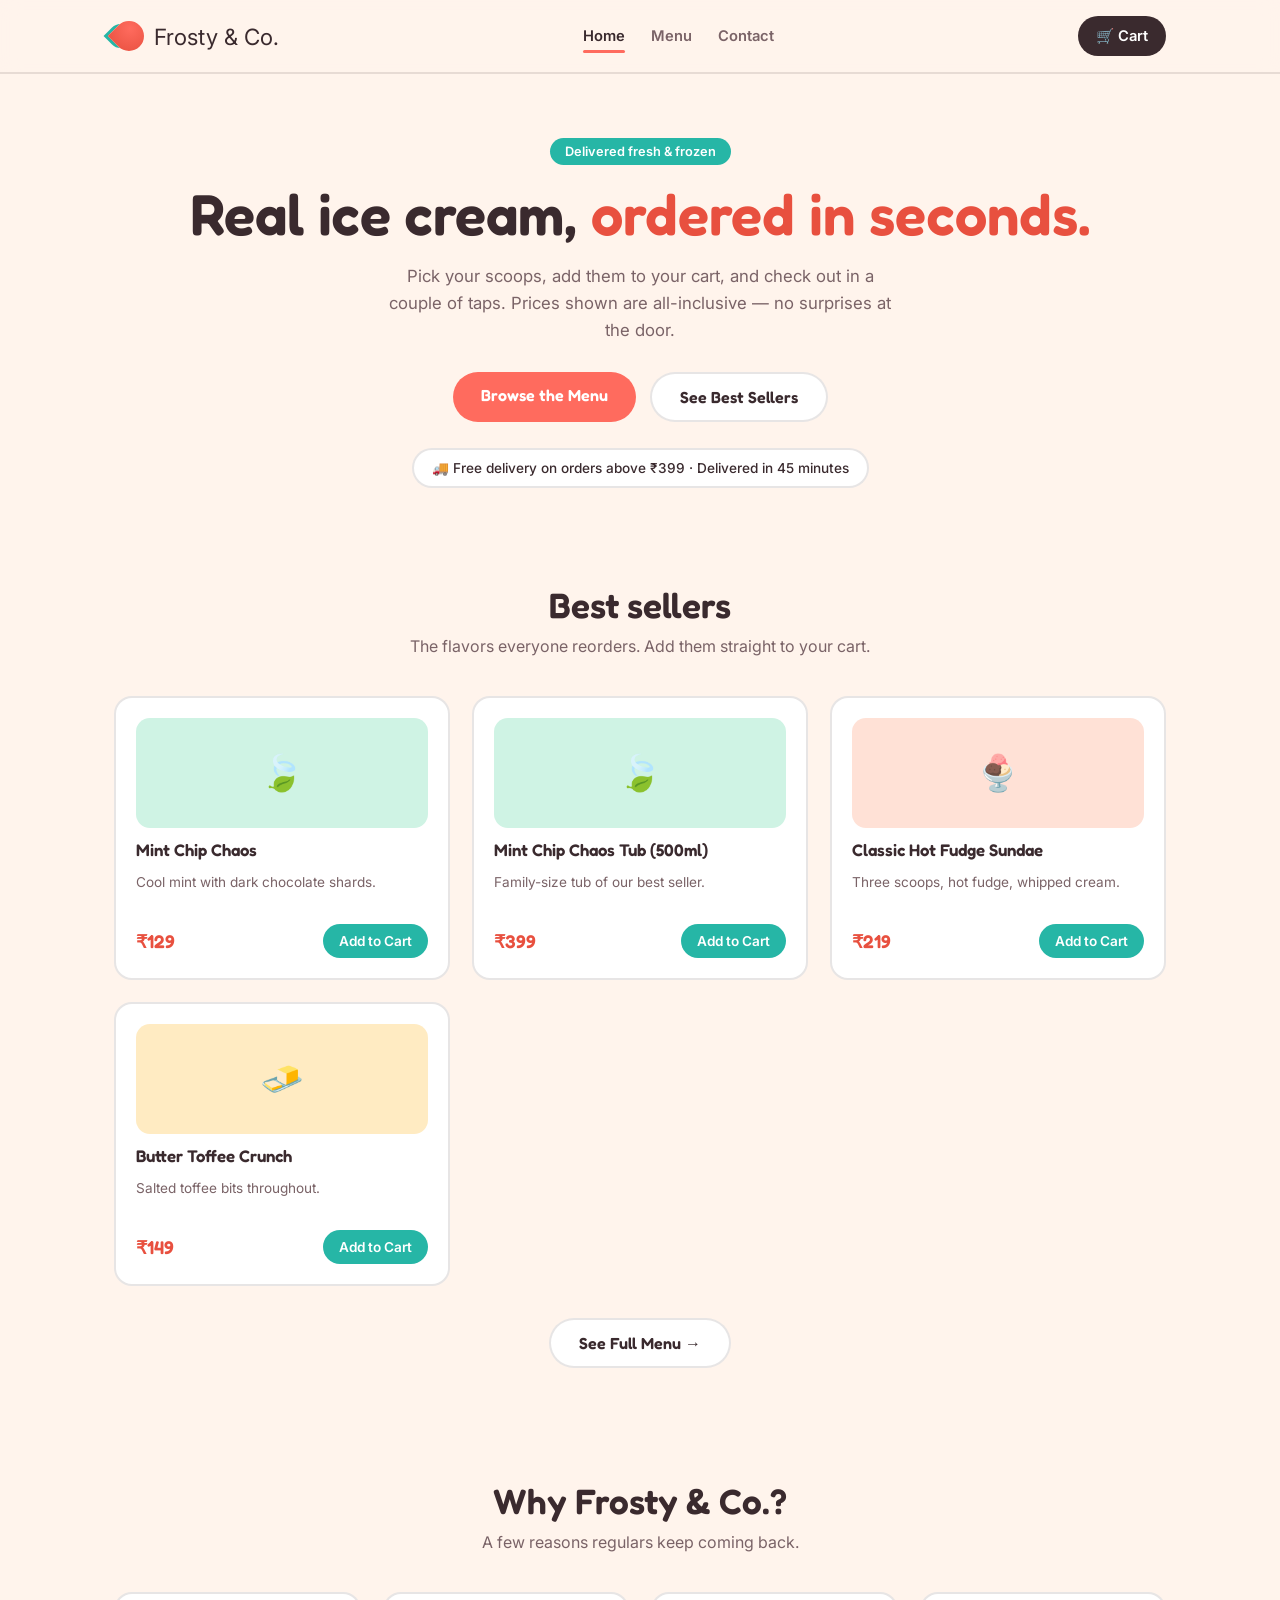
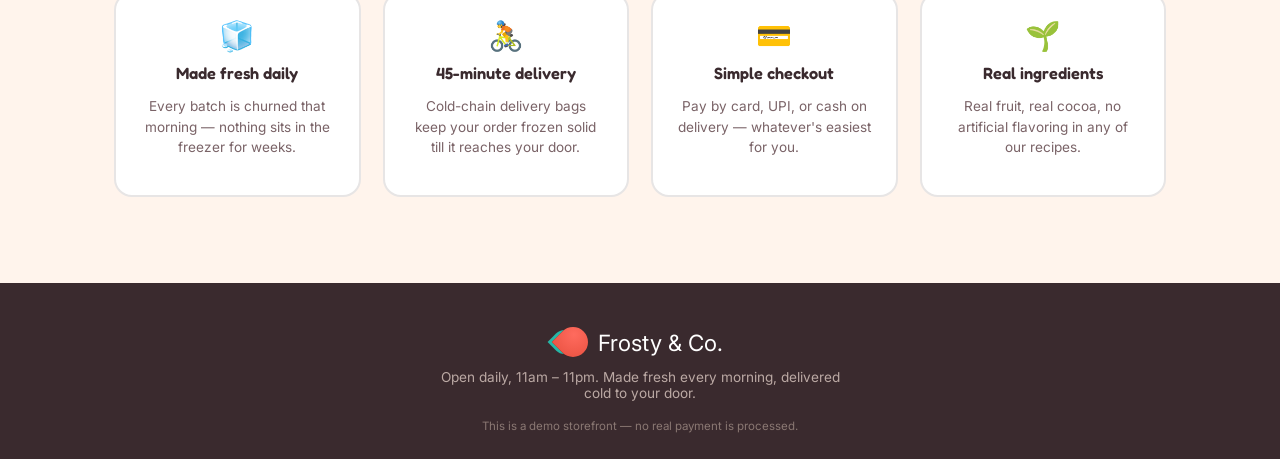
<file: index.html>
<!DOCTYPE html>
<html lang="en">
<head>
<meta charset="UTF-8">
<meta name="viewport" content="width=device-width, initial-scale=1.0">
<title>Frosty & Co. — Real Ice Cream, Delivered</title>
<link rel="preconnect" href="https://fonts.googleapis.com">
<link href="https://fonts.googleapis.com/css2?family=Fredoka:wght@500;600;700&family=Inter:wght@400;500;600;700&display=swap" rel="stylesheet">
<link rel="stylesheet" href="css/style.css">
</head>
<body>

<header>
  <div class="wrap">
    <nav>
      <a href="index.html" class="logo"><span class="mark"></span> Frosty & Co.</a>
      <ul class="navlinks">
        <li><a href="index.html" class="active">Home</a></li>
        <li><a href="menu.html">Menu</a></li>
        <li><a href="contact.html">Contact</a></li>
      </ul>
      <a href="cart.html" class="cart-btn">
        🛒 Cart
        <span class="cart-badge hidden" id="cartBadge">0</span>
      </a>
    </nav>
  </div>
</header>

<section class="hero">
  <div class="wrap">
    <span class="eyebrow">Delivered fresh & frozen</span>
    <h1>Real ice cream, <span class="accent">ordered in seconds.</span></h1>
    <p>Pick your scoops, add them to your cart, and check out in a couple of taps. Prices shown are all-inclusive — no surprises at the door.</p>
    <div class="hero-cta">
      <a href="menu.html" class="btn btn-primary">Browse the Menu</a>
      <a href="#featured" class="btn btn-secondary">See Best Sellers</a>
    </div>
    <div class="hero-note">🚚 Free delivery on orders above ₹399 · Delivered in 45 minutes</div>
  </div>
</section>

<section id="featured">
  <div class="wrap">
    <div class="section-head">
      <h2>Best sellers</h2>
      <p>The flavors everyone reorders. Add them straight to your cart.</p>
    </div>
    <div class="menu-grid" id="featuredGrid"></div>
    <div style="text-align:center; margin-top:32px;">
      <a href="menu.html" class="btn btn-secondary">See Full Menu →</a>
    </div>
  </div>
</section>

<section>
  <div class="wrap">
    <div class="section-head">
      <h2>Why Frosty & Co.?</h2>
      <p>A few reasons regulars keep coming back.</p>
    </div>
    <div class="features">
      <div class="feature-card">
        <div class="icon">🧊</div>
        <h3>Made fresh daily</h3>
        <p>Every batch is churned that morning — nothing sits in the freezer for weeks.</p>
      </div>
      <div class="feature-card">
        <div class="icon">🚴</div>
        <h3>45-minute delivery</h3>
        <p>Cold-chain delivery bags keep your order frozen solid till it reaches your door.</p>
      </div>
      <div class="feature-card">
        <div class="icon">💳</div>
        <h3>Simple checkout</h3>
        <p>Pay by card, UPI, or cash on delivery — whatever's easiest for you.</p>
      </div>
      <div class="feature-card">
        <div class="icon">🌱</div>
        <h3>Real ingredients</h3>
        <p>Real fruit, real cocoa, no artificial flavoring in any of our recipes.</p>
      </div>
    </div>
  </div>
</section>

<footer>
  <div class="wrap">
    <div class="logo"><span class="mark"></span> Frosty & Co.</div>
    <p>Open daily, 11am – 11pm. Made fresh every morning, delivered cold to your door.</p>
    <div class="fine">This is a demo storefront — no real payment is processed.</div>
  </div>
</footer>

<div class="toast" id="toast"></div>

<script src="js/products.js"></script>
<script src="js/cart-utils.js"></script>
<script src="js/home.js"></script>
</body>
</html>
</file>
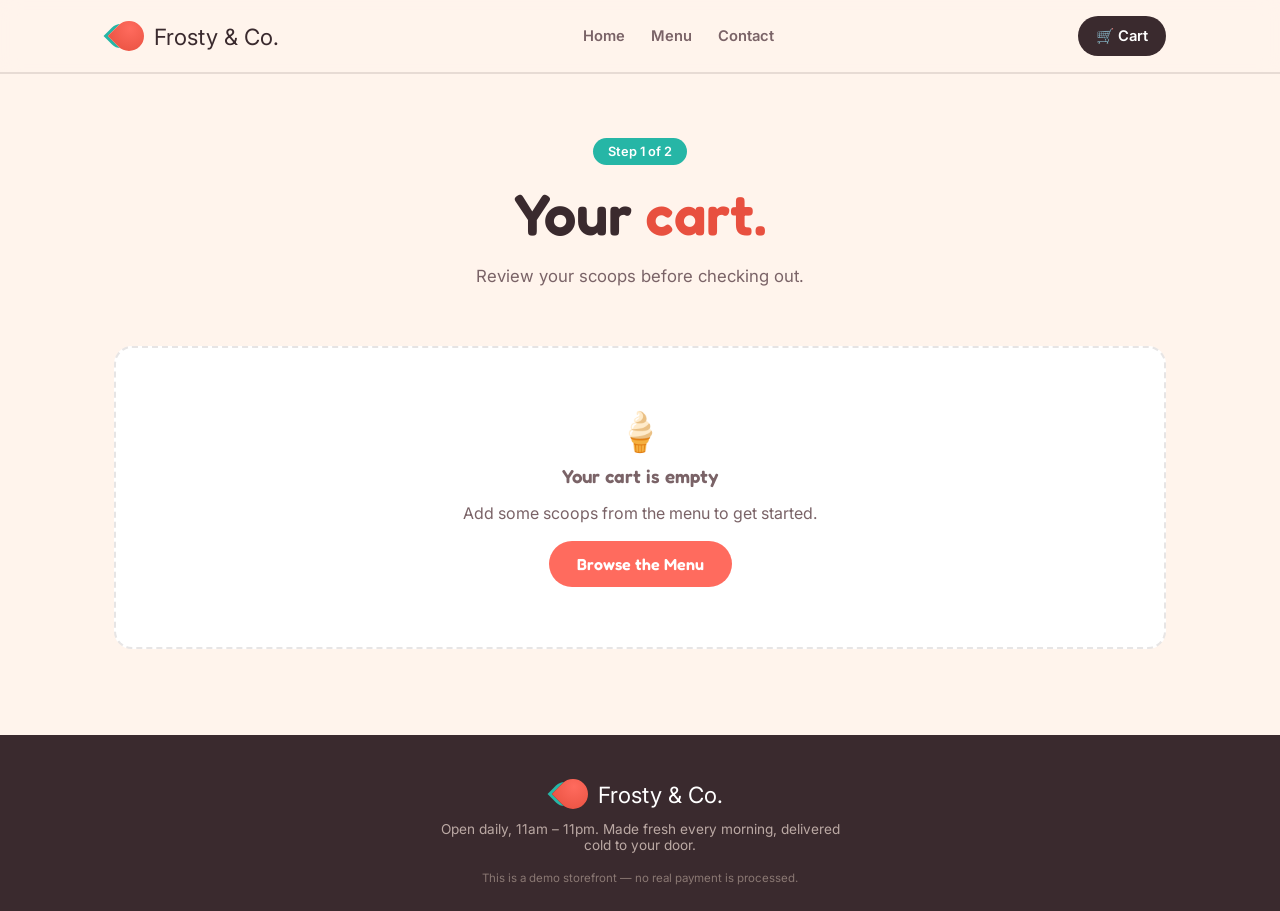
<file: cart.html>
<!DOCTYPE html>
<html lang="en">
<head>
<meta charset="UTF-8">
<meta name="viewport" content="width=device-width, initial-scale=1.0">
<title>Your Cart — Frosty & Co.</title>
<link rel="preconnect" href="https://fonts.googleapis.com">
<link href="https://fonts.googleapis.com/css2?family=Fredoka:wght@500;600;700&family=Inter:wght@400;500;600;700&display=swap" rel="stylesheet">
<link rel="stylesheet" href="css/style.css">
</head>
<body>

<header>
  <div class="wrap">
    <nav>
      <a href="index.html" class="logo"><span class="mark"></span> Frosty & Co.</a>
      <ul class="navlinks">
        <li><a href="index.html">Home</a></li>
        <li><a href="menu.html">Menu</a></li>
        <li><a href="contact.html">Contact</a></li>
      </ul>
      <a href="cart.html" class="cart-btn">
        🛒 Cart
        <span class="cart-badge hidden" id="cartBadge">0</span>
      </a>
    </nav>
  </div>
</header>

<section class="hero" style="padding-bottom:0;">
  <div class="wrap">
    <span class="eyebrow">Step 1 of 2</span>
    <h1>Your <span class="accent">cart.</span></h1>
    <p>Review your scoops before checking out.</p>
  </div>
</section>

<section>
  <div class="wrap">
    <div id="cartContent"></div>
  </div>
</section>

<footer>
  <div class="wrap">
    <div class="logo"><span class="mark"></span> Frosty & Co.</div>
    <p>Open daily, 11am – 11pm. Made fresh every morning, delivered cold to your door.</p>
    <div class="fine">This is a demo storefront — no real payment is processed.</div>
  </div>
</footer>

<div class="toast" id="toast"></div>

<script src="js/products.js"></script>
<script src="js/cart-utils.js"></script>
<script src="js/cart.js"></script>
</body>
</html>
</file>
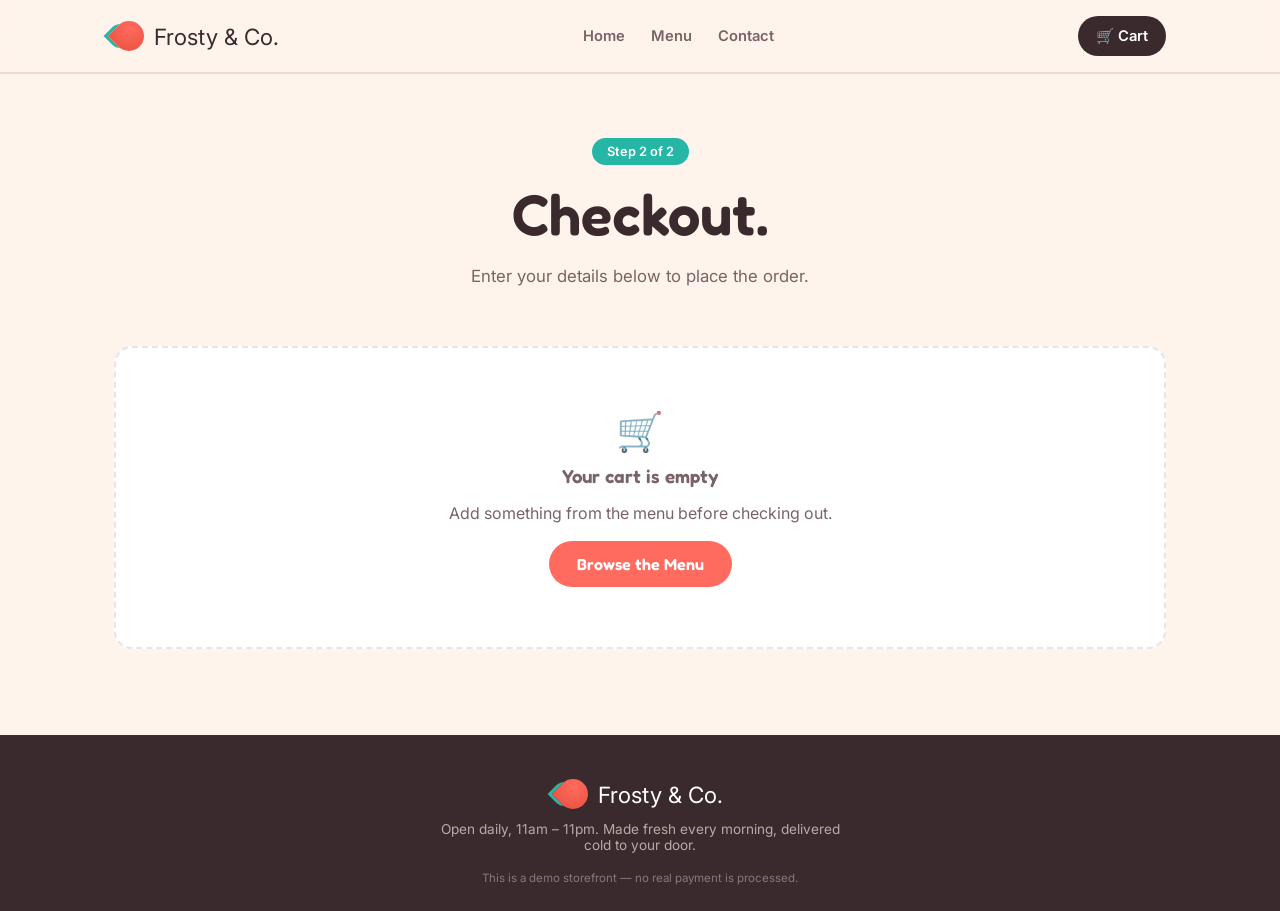
<file: checkout.html>
<!DOCTYPE html>
<html lang="en">
<head>
<meta charset="UTF-8">
<meta name="viewport" content="width=device-width, initial-scale=1.0">
<title>Checkout — Frosty & Co.</title>
<link rel="preconnect" href="https://fonts.googleapis.com">
<link href="https://fonts.googleapis.com/css2?family=Fredoka:wght@500;600;700&family=Inter:wght@400;500;600;700&display=swap" rel="stylesheet">
<link rel="stylesheet" href="css/style.css">
</head>
<body>

<header>
  <div class="wrap">
    <nav>
      <a href="index.html" class="logo"><span class="mark"></span> Frosty & Co.</a>
      <ul class="navlinks">
        <li><a href="index.html">Home</a></li>
        <li><a href="menu.html">Menu</a></li>
        <li><a href="contact.html">Contact</a></li>
      </ul>
      <a href="cart.html" class="cart-btn">
        🛒 Cart
        <span class="cart-badge hidden" id="cartBadge">0</span>
      </a>
    </nav>
  </div>
</header>

<section class="hero" style="padding-bottom:0;">
  <div class="wrap">
    <span class="eyebrow">Step 2 of 2</span>
    <h1>Checkout.</h1>
    <p>Enter your details below to place the order.</p>
  </div>
</section>

<section>
  <div class="wrap">
    <div id="checkoutContent"></div>
  </div>
</section>

<footer>
  <div class="wrap">
    <div class="logo"><span class="mark"></span> Frosty & Co.</div>
    <p>Open daily, 11am – 11pm. Made fresh every morning, delivered cold to your door.</p>
    <div class="fine">This is a demo storefront — no real payment is processed.</div>
  </div>
</footer>

<div class="toast" id="toast"></div>

<script src="js/products.js"></script>
<script src="js/cart-utils.js"></script>
<script src="js/checkout.js"></script>
</body>
</html>
</file>
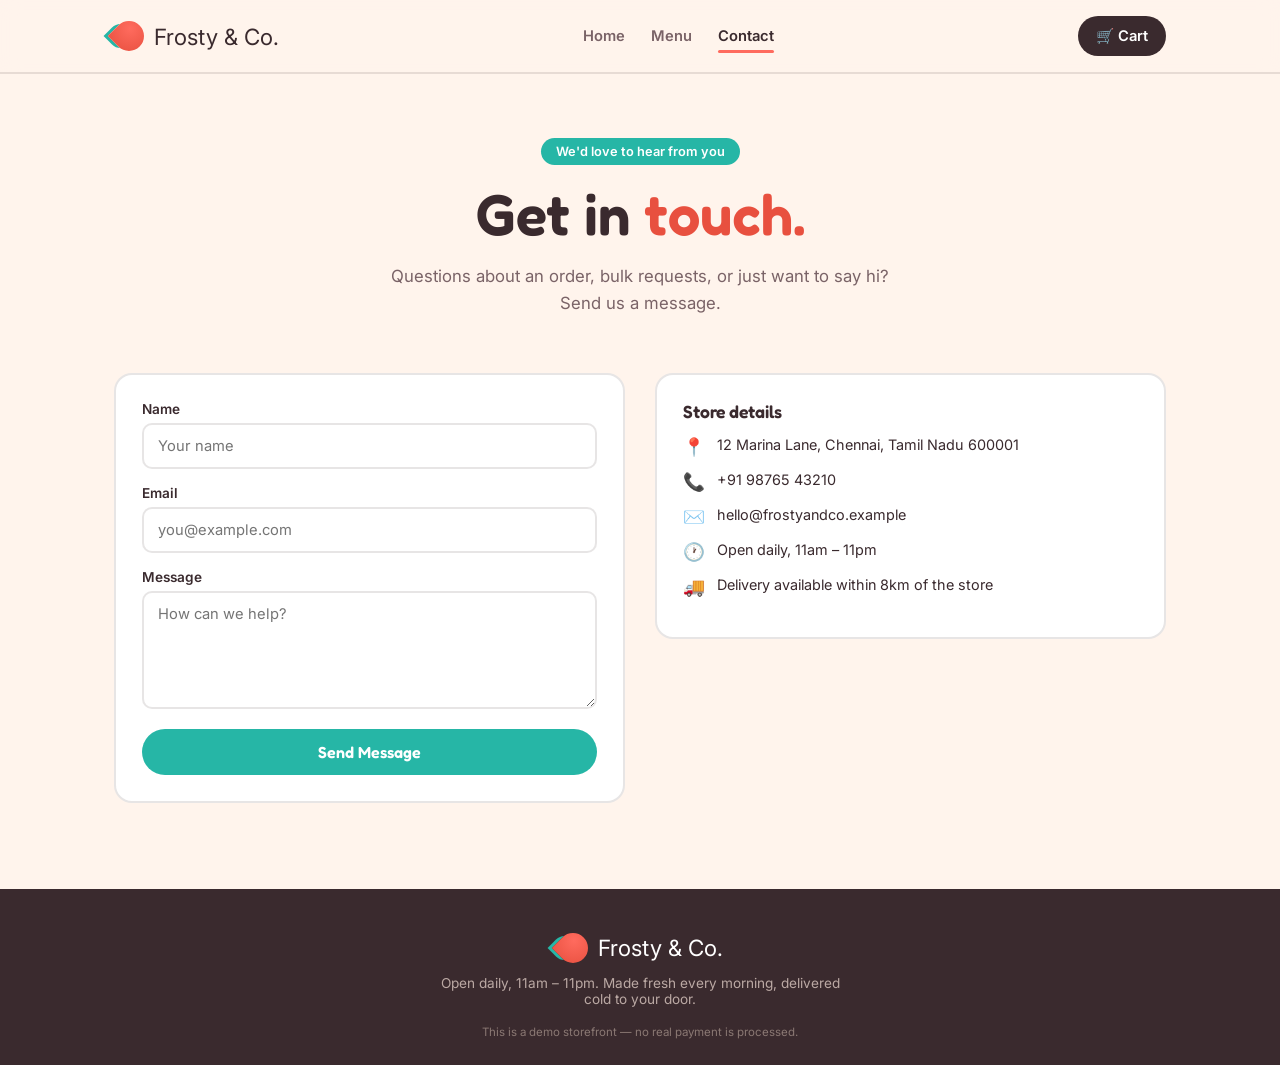
<file: contact.html>
<!DOCTYPE html>
<html lang="en">
<head>
<meta charset="UTF-8">
<meta name="viewport" content="width=device-width, initial-scale=1.0">
<title>Contact — Frosty & Co.</title>
<link rel="preconnect" href="https://fonts.googleapis.com">
<link href="https://fonts.googleapis.com/css2?family=Fredoka:wght@500;600;700&family=Inter:wght@400;500;600;700&display=swap" rel="stylesheet">
<link rel="stylesheet" href="css/style.css">
</head>
<body>

<header>
  <div class="wrap">
    <nav>
      <a href="index.html" class="logo"><span class="mark"></span> Frosty & Co.</a>
      <ul class="navlinks">
        <li><a href="index.html">Home</a></li>
        <li><a href="menu.html">Menu</a></li>
        <li><a href="contact.html" class="active">Contact</a></li>
      </ul>
      <a href="cart.html" class="cart-btn">
        🛒 Cart
        <span class="cart-badge hidden" id="cartBadge">0</span>
      </a>
    </nav>
  </div>
</header>

<section class="hero" style="padding-bottom:0;">
  <div class="wrap">
    <span class="eyebrow">We'd love to hear from you</span>
    <h1>Get in <span class="accent">touch.</span></h1>
    <p>Questions about an order, bulk requests, or just want to say hi? Send us a message.</p>
  </div>
</section>

<section>
  <div class="wrap">
    <div class="contact-layout">
      <div class="form-card">
        <form id="contactForm" novalidate>
          <div class="form-group">
            <label for="cName">Name</label>
            <input type="text" id="cName" placeholder="Your name">
            <div class="field-error" id="err-cName">Please enter your name.</div>
          </div>
          <div class="form-group">
            <label for="cEmail">Email</label>
            <input type="email" id="cEmail" placeholder="you@example.com">
            <div class="field-error" id="err-cEmail">Please enter a valid email.</div>
          </div>
          <div class="form-group">
            <label for="cMessage">Message</label>
            <textarea id="cMessage" rows="5" placeholder="How can we help?"></textarea>
            <div class="field-error" id="err-cMessage">Please enter a message.</div>
          </div>
          <button type="submit" class="btn btn-teal" style="width:100%;">Send Message</button>
        </form>
      </div>

      <div class="contact-info">
        <h3>Store details</h3>
        <div class="row"><span class="ic">📍</span><span>12 Marina Lane, Chennai, Tamil Nadu 600001</span></div>
        <div class="row"><span class="ic">📞</span><span>+91 98765 43210</span></div>
        <div class="row"><span class="ic">✉️</span><span>hello@frostyandco.example</span></div>
        <div class="row"><span class="ic">🕐</span><span>Open daily, 11am – 11pm</span></div>
        <div class="row"><span class="ic">🚚</span><span>Delivery available within 8km of the store</span></div>
      </div>
    </div>
  </div>
</section>

<footer>
  <div class="wrap">
    <div class="logo"><span class="mark"></span> Frosty & Co.</div>
    <p>Open daily, 11am – 11pm. Made fresh every morning, delivered cold to your door.</p>
    <div class="fine">This is a demo storefront — no real payment is processed.</div>
  </div>
</footer>

<div class="toast" id="toast"></div>

<script src="js/products.js"></script>
<script src="js/cart-utils.js"></script>
<script src="js/contact.js"></script>
</body>
</html>
</file>
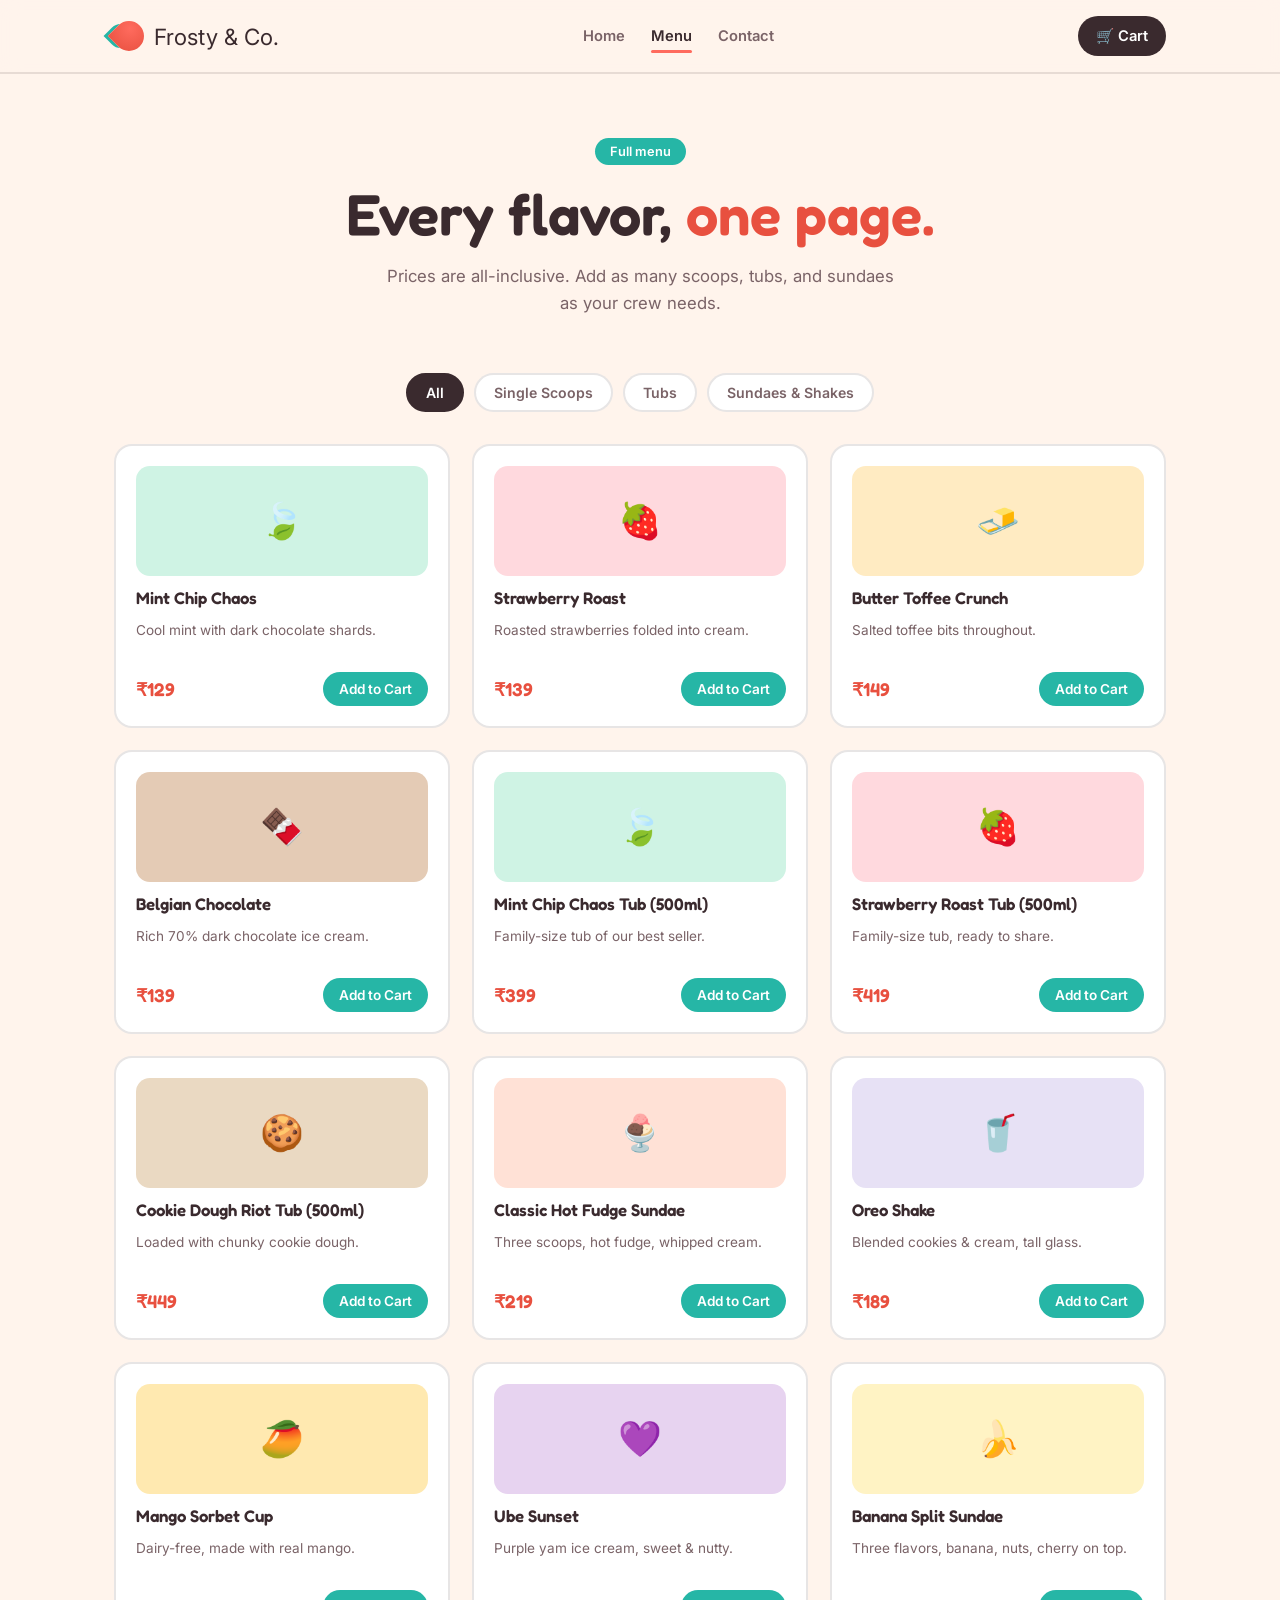
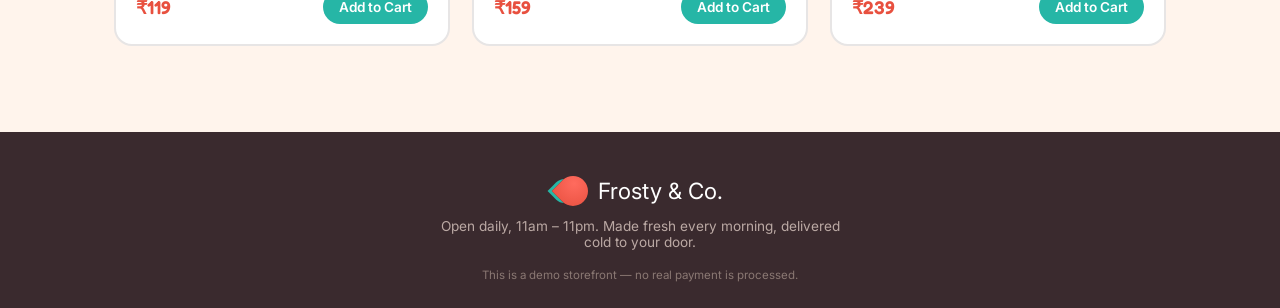
<file: menu.html>
<!DOCTYPE html>
<html lang="en">
<head>
<meta charset="UTF-8">
<meta name="viewport" content="width=device-width, initial-scale=1.0">
<title>Menu — Frosty & Co.</title>
<link rel="preconnect" href="https://fonts.googleapis.com">
<link href="https://fonts.googleapis.com/css2?family=Fredoka:wght@500;600;700&family=Inter:wght@400;500;600;700&display=swap" rel="stylesheet">
<link rel="stylesheet" href="css/style.css">
</head>
<body>

<header>
  <div class="wrap">
    <nav>
      <a href="index.html" class="logo"><span class="mark"></span> Frosty & Co.</a>
      <ul class="navlinks">
        <li><a href="index.html">Home</a></li>
        <li><a href="menu.html" class="active">Menu</a></li>
        <li><a href="contact.html">Contact</a></li>
      </ul>
      <a href="cart.html" class="cart-btn">
        🛒 Cart
        <span class="cart-badge hidden" id="cartBadge">0</span>
      </a>
    </nav>
  </div>
</header>

<section class="hero" style="padding-bottom:0;">
  <div class="wrap">
    <span class="eyebrow">Full menu</span>
    <h1>Every flavor, <span class="accent">one page.</span></h1>
    <p>Prices are all-inclusive. Add as many scoops, tubs, and sundaes as your crew needs.</p>
  </div>
</section>

<section>
  <div class="wrap">
    <div class="cat-tabs" id="catTabs">
      <button class="cat-tab active" data-cat="all">All</button>
      <button class="cat-tab" data-cat="cups">Single Scoops</button>
      <button class="cat-tab" data-cat="tubs">Tubs</button>
      <button class="cat-tab" data-cat="sundae">Sundaes & Shakes</button>
    </div>

    <div class="menu-grid" id="menuGrid"></div>
  </div>
</section>

<footer>
  <div class="wrap">
    <div class="logo"><span class="mark"></span> Frosty & Co.</div>
    <p>Open daily, 11am – 11pm. Made fresh every morning, delivered cold to your door.</p>
    <div class="fine">This is a demo storefront — no real payment is processed.</div>
  </div>
</footer>

<div class="toast" id="toast"></div>

<script src="js/products.js"></script>
<script src="js/cart-utils.js"></script>
<script src="js/menu.js"></script>
</body>
</html>
</file>
<file: css/style.css>
/* =========================================================
   Frosty & Co. — shared stylesheet
   ========================================================= */
:root{
  --bg:#FFF4EC;
  --card:#FFFFFF;
  --ink:#3A2A2E;
  --ink-soft:#7A6367;
  --coral:#FF6B5E;
  --coral-dark:#E8503F;
  --teal:#26B6A6;
  --teal-dark:#1C9083;
  --gold:#FFB627;
  --line:rgba(58,42,46,0.12);
  --radius:18px;
}

*{ box-sizing:border-box; }

body{
  margin:0;
  background:var(--bg);
  color:var(--ink);
  font-family:'Inter', sans-serif;
}

h1,h2,h3,.display{
  font-family:'Fredoka', sans-serif;
  font-weight:600;
  margin:0;
}

img{ max-width:100%; }
a{ color:inherit; }
button{ font-family:inherit; cursor:pointer; }

.wrap{
  max-width:1100px;
  margin:0 auto;
  padding:0 24px;
}

/* ---------------- HEADER / NAV ---------------- */
header{
  position:sticky;
  top:0;
  z-index:60;
  background:rgba(255,244,236,0.92);
  backdrop-filter:blur(10px);
  border-bottom:2px solid var(--line);
}
nav{
  display:flex;
  align-items:center;
  justify-content:space-between;
  padding:16px 0;
  gap:16px;
  flex-wrap:wrap;
}
.logo{
  display:flex;
  align-items:center;
  gap:10px;
  font-size:1.4rem;
  text-decoration:none;
  color:var(--ink);
}
.logo .mark{
  width:30px; height:30px;
  border-radius:50% 50% 50% 0;
  background:radial-gradient(circle at 35% 30%, var(--coral), var(--coral-dark));
  transform:rotate(45deg);
  box-shadow:-6px 6px 0 -3px var(--teal);
}
.navlinks{
  display:flex;
  gap:26px;
  font-weight:600;
  font-size:.92rem;
  list-style:none;
  margin:0; padding:0;
}
.navlinks a{
  text-decoration:none;
  padding:4px 0;
  position:relative;
  color:var(--ink-soft);
}
.navlinks a.active,
.navlinks a:hover{
  color:var(--ink);
}
.navlinks a.active::after{
  content:"";
  position:absolute;
  left:0; right:0; bottom:-4px;
  height:3px;
  background:var(--coral);
  border-radius:2px;
}
.cart-btn{
  position:relative;
  display:flex; align-items:center; gap:8px;
  background:var(--ink); color:#fff;
  border:none; padding:11px 18px; border-radius:999px;
  font-weight:600; font-size:.92rem;
  text-decoration:none;
}
.cart-badge{
  position:absolute; top:-8px; right:-8px;
  background:var(--gold); color:var(--ink);
  font-size:.72rem; font-weight:700;
  width:20px; height:20px; border-radius:50%;
  display:flex; align-items:center; justify-content:center;
}
.cart-badge.hidden{ display:none; }

/* ---------------- BUTTONS ---------------- */
.btn{
  font-family:'Fredoka', sans-serif;
  font-weight:600;
  font-size:1rem;
  padding:13px 28px;
  border-radius:999px;
  border:none;
  display:inline-block;
  text-decoration:none;
  transition:transform .15s ease, box-shadow .15s ease, background .15s ease;
}
.btn-primary{ background:var(--coral); color:#fff; }
.btn-primary:hover{ background:var(--coral-dark); transform:translateY(-2px); }
.btn-secondary{ background:var(--card); color:var(--ink); border:2px solid var(--line); }
.btn-secondary:hover{ background:var(--gold); border-color:var(--gold); }
.btn-teal{ background:var(--teal); color:#fff; }
.btn-teal:hover{ background:var(--teal-dark); }
.btn:disabled{ background:#d8cfc9; color:#8a7873; cursor:not-allowed; transform:none; }

/* ---------------- HERO (home page) ---------------- */
.hero{ padding:64px 0 40px; text-align:center; }
.eyebrow{
  display:inline-block; background:var(--teal); color:#fff;
  font-weight:600; font-size:.8rem; padding:6px 15px;
  border-radius:999px; margin-bottom:18px;
}
.hero h1{ font-size:clamp(2.3rem,5.5vw,3.6rem); line-height:1.08; }
.hero h1 .accent{ color:var(--coral-dark); }
.hero p{ max-width:520px; margin:18px auto 0; color:var(--ink-soft); line-height:1.6; font-size:1.05rem; }
.hero-note{
  margin-top:26px; display:inline-flex; gap:10px; align-items:center;
  background:var(--card); border:2px solid var(--line); padding:10px 18px;
  border-radius:999px; font-size:.85rem; font-weight:500;
}
.hero-cta{ margin-top:28px; display:flex; gap:14px; justify-content:center; flex-wrap:wrap; }

/* ---------------- SECTIONS ---------------- */
section{ padding:56px 0; }
.section-head{ text-align:center; max-width:520px; margin:0 auto 40px; }
.section-head h2{ font-size:clamp(1.7rem,3vw,2.2rem); }
.section-head p{ color:var(--ink-soft); margin-top:10px; }

/* ---------------- CATEGORY TABS ---------------- */
.cat-tabs{ display:flex; gap:10px; justify-content:center; flex-wrap:wrap; margin-bottom:32px; }
.cat-tab{
  border:2px solid var(--line); background:var(--card); padding:9px 18px;
  border-radius:999px; font-weight:600; font-size:.88rem; color:var(--ink-soft);
}
.cat-tab.active{ background:var(--ink); color:#fff; border-color:var(--ink); }

/* ---------------- PRODUCT / MENU CARDS ---------------- */
.menu-grid{
  display:grid;
  grid-template-columns:repeat(auto-fit, minmax(250px,1fr));
  gap:22px;
}
.item-card{
  background:var(--card); border:2px solid var(--line); border-radius:var(--radius);
  padding:20px; display:flex; flex-direction:column; gap:12px;
  transition:transform .18s ease, box-shadow .18s ease;
}
.item-card:hover{ transform:translateY(-4px); box-shadow:0 14px 26px -14px rgba(58,42,46,0.3); }
.item-swatch{
  width:100%; height:110px; border-radius:14px;
  display:flex; align-items:center; justify-content:center; font-size:2.2rem;
}
.item-card h3{ font-size:1.05rem; }
.item-card .desc{ font-size:.85rem; color:var(--ink-soft); line-height:1.5; min-height:40px; }
.item-price{ font-family:'Fredoka', sans-serif; font-weight:600; font-size:1.15rem; color:var(--coral-dark); }
.item-bottom{ display:flex; align-items:center; justify-content:space-between; margin-top:auto; }
.add-btn{
  background:var(--teal); color:#fff; border:none; padding:9px 16px;
  border-radius:999px; font-weight:600; font-size:.85rem;
  transition:background .15s ease, transform .15s ease;
}
.add-btn:hover{ background:var(--teal-dark); transform:scale(1.04); }
.add-btn:active{ transform:scale(.96); }

/* ---------------- WHY US / FEATURES (home) ---------------- */
.features{ display:grid; grid-template-columns:repeat(auto-fit, minmax(220px,1fr)); gap:22px; }
.feature-card{
  background:var(--card); border:2px solid var(--line); border-radius:var(--radius);
  padding:24px; text-align:center;
}
.feature-card .icon{ font-size:1.8rem; margin-bottom:10px; }
.feature-card h3{ font-size:1.02rem; margin-bottom:6px; }
.feature-card p{ font-size:.85rem; color:var(--ink-soft); line-height:1.5; }

/* ---------------- CART PAGE ---------------- */
.cart-empty{
  text-align:center; color:var(--ink-soft); padding:60px 20px;
  background:var(--card); border:2px dashed var(--line); border-radius:var(--radius);
}
.cart-empty .big{ font-size:2.4rem; margin-bottom:10px; }

.cart-table{ display:flex; flex-direction:column; gap:14px; }
.cart-row{
  display:flex; gap:14px; align-items:center;
  background:var(--card); border:2px solid var(--line); border-radius:14px; padding:14px 16px;
}
.cart-row .swatch{
  width:56px; height:56px; border-radius:12px; flex:0 0 56px;
  display:flex; align-items:center; justify-content:center; font-size:1.6rem;
}
.cart-row .info{ flex:1; min-width:0; }
.cart-row .info h4{ font-size:.98rem; margin:0 0 3px; font-family:'Inter',sans-serif; font-weight:600; }
.cart-row .info .unit{ font-size:.8rem; color:var(--ink-soft); }
.qty-controls{ display:flex; align-items:center; gap:10px; }
.qty-controls button{
  width:28px; height:28px; border-radius:50%; border:2px solid var(--line);
  background:#fff; font-weight:700; font-size:.95rem; line-height:1;
}
.qty-controls span{ font-weight:600; font-size:.92rem; min-width:16px; text-align:center; }
.row-total{ font-weight:700; font-size:.92rem; white-space:nowrap; min-width:70px; text-align:right; }
.remove-btn{ background:none; border:none; color:var(--coral-dark); font-size:.8rem; text-decoration:underline; padding:0; }

.cart-summary{
  background:var(--card); border:2px solid var(--line); border-radius:var(--radius);
  padding:22px; display:flex; flex-direction:column; gap:10px; height:fit-content;
}
.cart-summary h3{ font-size:1.1rem; margin-bottom:6px; }
.sum-row{ display:flex; justify-content:space-between; font-size:.92rem; color:var(--ink-soft); }
.sum-row.total{ font-size:1.2rem; color:var(--ink); font-weight:700; font-family:'Fredoka',sans-serif; padding-top:8px; border-top:2px dashed var(--line); }

.cart-layout{
  display:grid;
  grid-template-columns:1fr 320px;
  gap:26px;
  align-items:start;
}

/* ---------------- CHECKOUT PAGE ---------------- */
.checkout-layout{
  display:grid;
  grid-template-columns:1fr 340px;
  gap:30px;
  align-items:start;
}
.form-card{
  background:var(--card); border:2px solid var(--line); border-radius:var(--radius);
  padding:26px;
}
.form-group{ margin-bottom:16px; }
.form-group label{ display:block; font-size:.85rem; font-weight:600; margin-bottom:6px; }
.form-group input,
.form-group textarea,
.form-group select{
  width:100%; padding:12px 14px; border-radius:10px; border:2px solid var(--line);
  font-family:inherit; font-size:.92rem; background:#fff; color:var(--ink);
}
.form-group input:focus,
.form-group textarea:focus{ outline:2px solid var(--teal); border-color:var(--teal); }
.form-row{ display:grid; grid-template-columns:1fr 1fr; gap:14px; }
.pay-options{ display:flex; gap:10px; flex-wrap:wrap; }
.pay-opt{
  flex:1; min-width:110px; border:2px solid var(--line); border-radius:10px; padding:11px; text-align:center;
  font-size:.85rem; font-weight:600; background:#fff;
}
.pay-opt.selected{ border-color:var(--teal); background:rgba(38,182,166,0.1); }
.field-error{ color:var(--coral-dark); font-size:.78rem; margin-top:4px; display:none; }
.field-error.show{ display:block; }

/* ---------------- CONFIRMATION PAGE ---------------- */
.confirm-box{
  max-width:480px; margin:0 auto; text-align:center;
  background:var(--card); border:2px solid var(--line); border-radius:var(--radius);
  padding:40px 30px;
}
.confirm-icon{
  width:64px; height:64px; border-radius:50%; background:var(--teal); color:#fff;
  display:flex; align-items:center; justify-content:center; font-size:1.8rem; margin:0 auto 16px;
}
.order-id{
  background:var(--bg); border:2px dashed var(--line); border-radius:10px;
  padding:12px; text-align:center; font-family:'Fredoka', sans-serif; font-weight:600;
  margin:18px 0; color:var(--coral-dark);
}
.confirm-summary{ text-align:left; background:var(--bg); border:2px solid var(--line); border-radius:12px; padding:16px; margin-bottom:20px; }

/* ---------------- CONTACT PAGE ---------------- */
.contact-layout{
  display:grid; grid-template-columns:1fr 1fr; gap:30px; align-items:start;
}
.contact-info{
  background:var(--card); border:2px solid var(--line); border-radius:var(--radius); padding:26px;
}
.contact-info h3{ font-size:1.1rem; margin-bottom:14px; }
.contact-info .row{ display:flex; gap:12px; margin-bottom:14px; font-size:.9rem; }
.contact-info .row .ic{ font-size:1.1rem; }

/* ---------------- FOOTER ---------------- */
footer{ background:var(--ink); color:#e6d9d5; padding:44px 0 26px; text-align:center; margin-top:30px; }
footer .logo{ justify-content:center; margin-bottom:12px; color:#fff; }
footer p{ font-size:.85rem; color:#bba9a4; max-width:420px; margin:0 auto; }
footer .fine{ font-size:.72rem; color:#8a7873; margin-top:18px; }

/* ---------------- TOAST ---------------- */
.toast{
  position:fixed; bottom:24px; left:50%; transform:translateX(-50%) translateY(20px);
  background:var(--ink); color:#fff; padding:12px 22px; border-radius:999px;
  font-size:.88rem; font-weight:600; opacity:0; pointer-events:none;
  transition:opacity .25s ease, transform .25s ease; z-index:200;
}
.toast.show{ opacity:1; transform:translateX(-50%) translateY(0); }

/* ---------------- RESPONSIVE ---------------- */
@media (max-width:820px){
  .cart-layout, .checkout-layout, .contact-layout{ grid-template-columns:1fr; }
}
@media (max-width:640px){
  .navlinks{ order:3; width:100%; justify-content:center; }
  .form-row{ grid-template-columns:1fr; }
  .pay-options{ flex-direction:column; }
}
</file>
